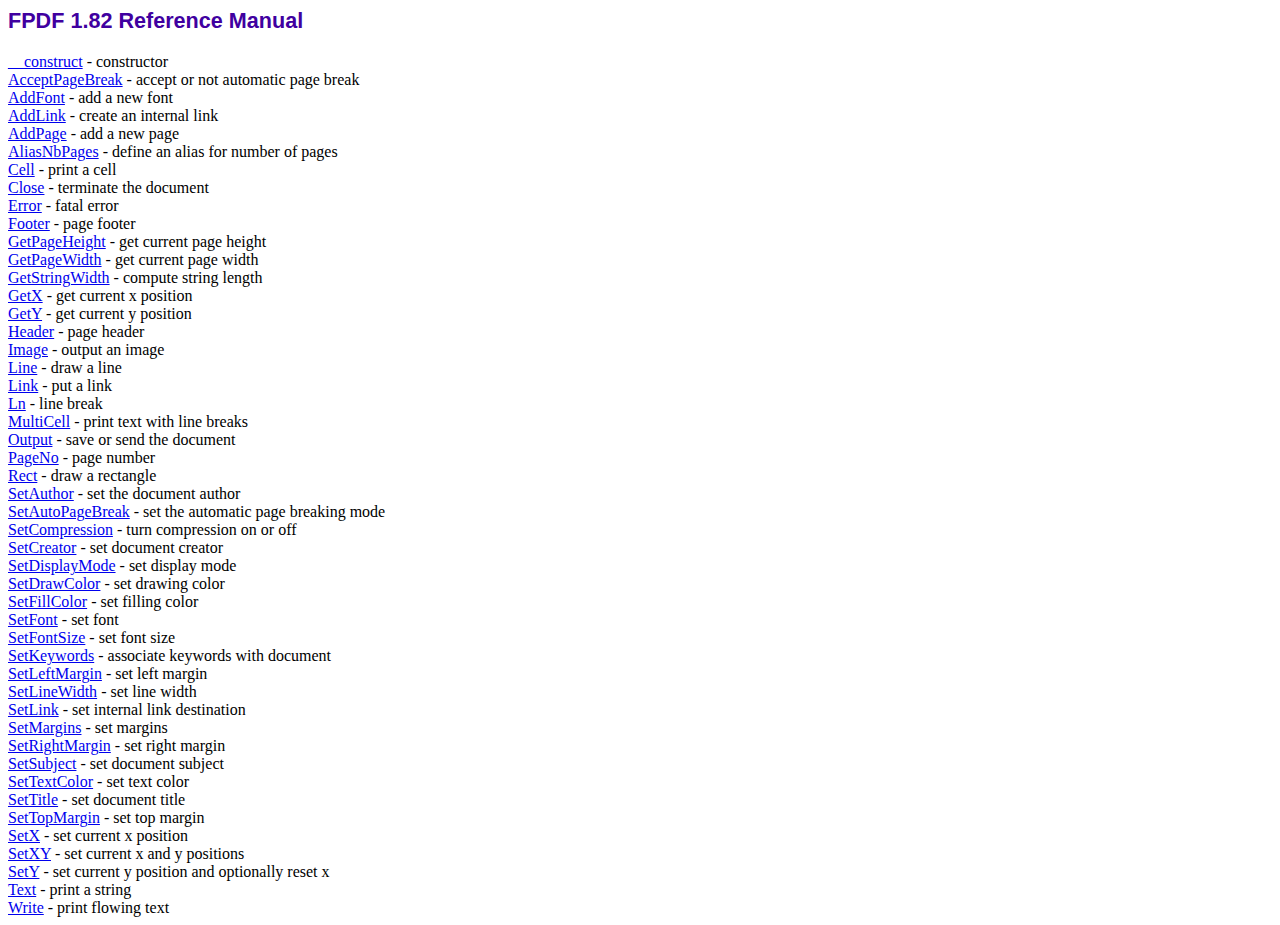
<file: lib/fpdf/doc/index.htm>
<!DOCTYPE html PUBLIC "-//W3C//DTD HTML 4.01 Transitional//EN">
<html>
<head>
<meta http-equiv="Content-Type" content="text/html; charset=ISO-8859-1">
<title>FPDF 1.82 Reference Manual</title>
<link type="text/css" rel="stylesheet" href="../fpdf.css">
</head>
<body>
<h1>FPDF 1.82 Reference Manual</h1>
<a href="__construct.htm">__construct</a> - constructor<br>
<a href="acceptpagebreak.htm">AcceptPageBreak</a> - accept or not automatic page break<br>
<a href="addfont.htm">AddFont</a> - add a new font<br>
<a href="addlink.htm">AddLink</a> - create an internal link<br>
<a href="addpage.htm">AddPage</a> - add a new page<br>
<a href="aliasnbpages.htm">AliasNbPages</a> - define an alias for number of pages<br>
<a href="cell.htm">Cell</a> - print a cell<br>
<a href="close.htm">Close</a> - terminate the document<br>
<a href="error.htm">Error</a> - fatal error<br>
<a href="footer.htm">Footer</a> - page footer<br>
<a href="getpageheight.htm">GetPageHeight</a> - get current page height<br>
<a href="getpagewidth.htm">GetPageWidth</a> - get current page width<br>
<a href="getstringwidth.htm">GetStringWidth</a> - compute string length<br>
<a href="getx.htm">GetX</a> - get current x position<br>
<a href="gety.htm">GetY</a> - get current y position<br>
<a href="header.htm">Header</a> - page header<br>
<a href="image.htm">Image</a> - output an image<br>
<a href="line.htm">Line</a> - draw a line<br>
<a href="link.htm">Link</a> - put a link<br>
<a href="ln.htm">Ln</a> - line break<br>
<a href="multicell.htm">MultiCell</a> - print text with line breaks<br>
<a href="output.htm">Output</a> - save or send the document<br>
<a href="pageno.htm">PageNo</a> - page number<br>
<a href="rect.htm">Rect</a> - draw a rectangle<br>
<a href="setauthor.htm">SetAuthor</a> - set the document author<br>
<a href="setautopagebreak.htm">SetAutoPageBreak</a> - set the automatic page breaking mode<br>
<a href="setcompression.htm">SetCompression</a> - turn compression on or off<br>
<a href="setcreator.htm">SetCreator</a> - set document creator<br>
<a href="setdisplaymode.htm">SetDisplayMode</a> - set display mode<br>
<a href="setdrawcolor.htm">SetDrawColor</a> - set drawing color<br>
<a href="setfillcolor.htm">SetFillColor</a> - set filling color<br>
<a href="setfont.htm">SetFont</a> - set font<br>
<a href="setfontsize.htm">SetFontSize</a> - set font size<br>
<a href="setkeywords.htm">SetKeywords</a> - associate keywords with document<br>
<a href="setleftmargin.htm">SetLeftMargin</a> - set left margin<br>
<a href="setlinewidth.htm">SetLineWidth</a> - set line width<br>
<a href="setlink.htm">SetLink</a> - set internal link destination<br>
<a href="setmargins.htm">SetMargins</a> - set margins<br>
<a href="setrightmargin.htm">SetRightMargin</a> - set right margin<br>
<a href="setsubject.htm">SetSubject</a> - set document subject<br>
<a href="settextcolor.htm">SetTextColor</a> - set text color<br>
<a href="settitle.htm">SetTitle</a> - set document title<br>
<a href="settopmargin.htm">SetTopMargin</a> - set top margin<br>
<a href="setx.htm">SetX</a> - set current x position<br>
<a href="setxy.htm">SetXY</a> - set current x and y positions<br>
<a href="sety.htm">SetY</a> - set current y position and optionally reset x<br>
<a href="text.htm">Text</a> - print a string<br>
<a href="write.htm">Write</a> - print flowing text<br>
</body>
</html>
</file>
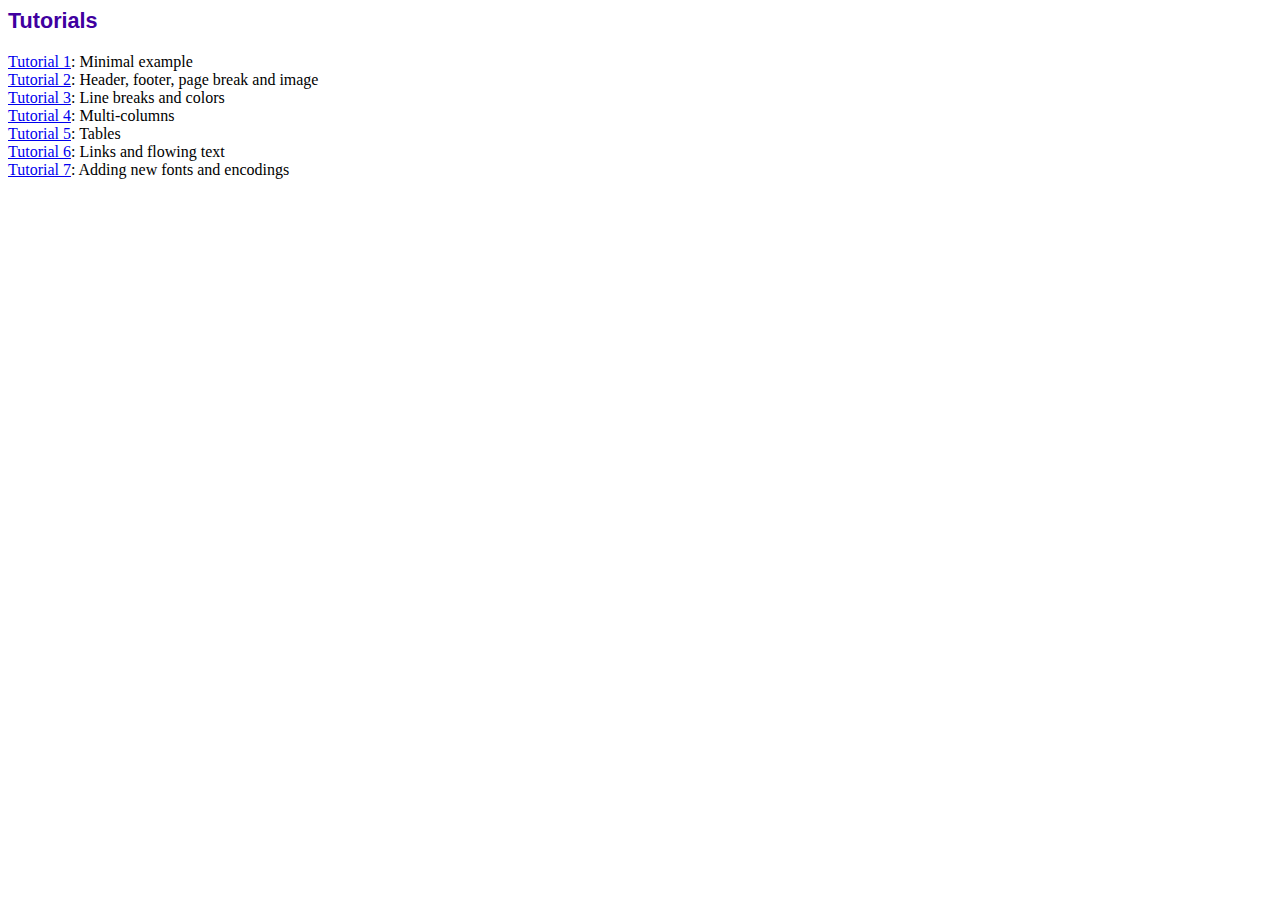
<file: lib/fpdf/tutorial/index.htm>
<!DOCTYPE html PUBLIC "-//W3C//DTD HTML 4.01 Transitional//EN">
<html>
<head>
<meta http-equiv="Content-Type" content="text/html; charset=ISO-8859-1">
<title>Tutorials</title>
<link type="text/css" rel="stylesheet" href="../fpdf.css">
</head>
<body>
<h1>Tutorials</h1>
<ul style="list-style-type:none; margin-left:0; padding-left:0">
<li><a href="tuto1.htm">Tutorial 1</a>: Minimal example</li>
<li><a href="tuto2.htm">Tutorial 2</a>: Header, footer, page break and image</li>
<li><a href="tuto3.htm">Tutorial 3</a>: Line breaks and colors</li>
<li><a href="tuto4.htm">Tutorial 4</a>: Multi-columns</li>
<li><a href="tuto5.htm">Tutorial 5</a>: Tables</li>
<li><a href="tuto6.htm">Tutorial 6</a>: Links and flowing text</li>
<li><a href="tuto7.htm">Tutorial 7</a>: Adding new fonts and encodings</li>
</ul>
</body>
</html>
</file>
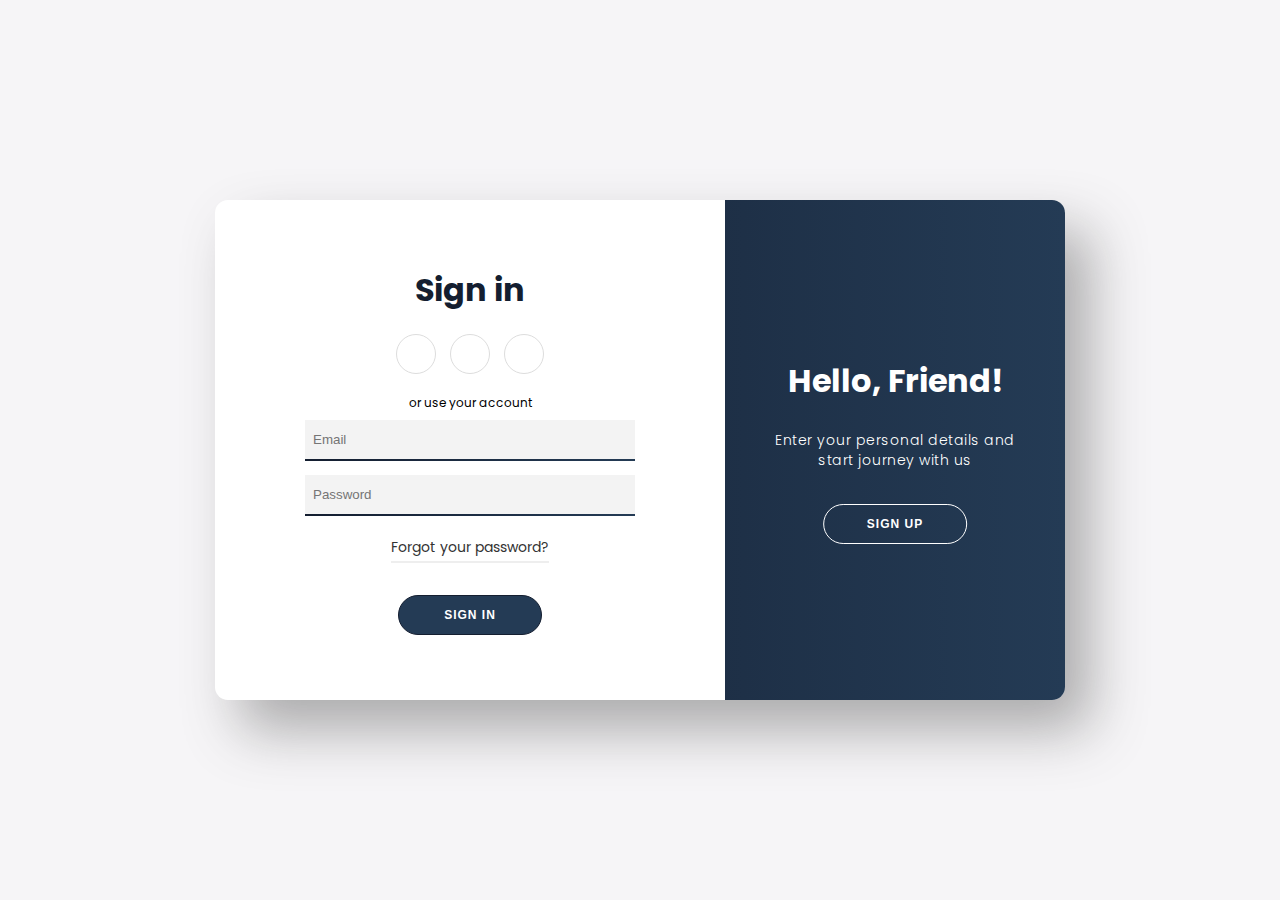
<file: connexion_patient.html>
<!DOCTYPE html>
<html lang="en">
<head>
    <meta charset="UTF-8">
    <meta http-equiv="X-UA-Compatible" content="IE=edge">
    <meta name="viewport" content="width=device-width, initial-scale=1.0">
    <title>Sign in || Sign up from</title>
     <!-- font awesome icons -->
     <link rel="stylesheet" href="https://cdnjs.cloudflare.com/ajax/libs/font-awesome/6.1.1/css/all.min.css" integrity="sha512-KfkfwYDsLkIlwQp6LFnl8zNdLGxu9YAA1QvwINks4PhcElQSvqcyVLLD9aMhXd13uQjoXtEKNosOWaZqXgel0g==" crossorigin="anonymous" referrerpolicy="no-referrer" />


<style>
        @import url('https://fonts.googleapis.com/css2?family=Poppins:wght@100;200;300;400;500;600;700;800;900&display=swap');

* {
    padding: 0px;
    margin: 0px;
    box-sizing: border-box;
}

:root {
    --linear-grad: linear-gradient(to right, #141E30, #243B55);
    --grad-clr1: #141E30;
    --grad-clr2: #243B55;
}

body {
    height: 100vh;
    background: #f6f5f7;
    display: grid;
    place-content: center;
    font-family: 'Poppins', sans-serif;
}
.container {
    position: relative;
    width: 850px;
    height: 500px;
    background-color: #FFF;
    box-shadow: 25px 30px 55px #5557;
    border-radius: 13px;
    overflow: hidden;
}

.form-container {
    position: absolute;
    width: 60%;
    height: 100%;
    padding: 0px 40px;
    transition: all 0.6s ease-in-out;
}

.sign-up-container {
    opacity: 0;
    z-index: 1;
}

.sign-in-container {
    z-index: 2;
}

form {
    height: 100%;
    display: flex;
    flex-direction: column;
    align-items: center;
    justify-content: center;
    padding: 0px 50px;
}

h1 {
    color: var(--grad-clr1);
}

.social-container {
    margin: 20px 0px;
}

.social-container a {
    border: 1px solid #DDD;
    border-radius: 50%;
    display: inline-flex;
    justify-content: center;
    align-items: center;
    margin: 0px 5px;
    height: 40px;
    width: 40px;
}

span {
    font-size: 12px;
}

.infield {
    position: relative;
    margin: 8px 0px;
    width: 100%;
}

input {
    width: 100%;
    padding: 12px 8px;
    background-color: #f3f3f3;
    border: none;
    outline: none;
}

label {
    position: absolute;
    left: 50%;
    top: 100%;
    transform: translateX(-50%);
    width: 100%;
    height: 2px;
    background: var(--linear-grad);
    transition: 0.3s;
}

input:focus ~ label {
    width: 100%;
}

a {
    color: #333;
    font-size: 14px;
    text-decoration: none;
    margin: 15px 0px;
}

a.forgot {
    padding-bottom: 3px;
    border-bottom: 2px solid #EEE;
}

button {
    border-radius: 20px;
    border: 1px solid var(--grad-clr1);
    background: var(--grad-clr2);
    color: #FFF;
    font-size: 12px;
    font-weight: bold;
    padding: 12px 45px;
    letter-spacing: 1px;
    text-transform: uppercase;
}

.form-container button {
    margin-top: 17px;
    transition: 80ms ease-in;
}

.form-container button:hover {
    background: #FFF;
    color: var(--grad-clr1);
}

.overlay-container {
    position: absolute;
    top: 0;
    left: 60%;
    width: 40%;
    height: 100%;
    overflow: hidden;
    transition: transform 0.6s ease-in-out;
    z-index: 9;
}

#overlayBtn {
    cursor: pointer;
    position: absolute;
    left: 50%;
    top: 304px;
    transform: translateX(-50%);
    width: 143.67px;
    height: 40px;
    border: 1px solid #FFF;
    background: transparent;
    border-radius: 20px;
}

.overlay {
    position: relative;
    background: var(--linear-grad);
    color: #FFF;
    left: -150%;
    height: 100%;
    width: 250%;
    transition: transform 0.6s ease-in-out;
}

.overlay-panel {
    position: absolute;
    display: flex;
    align-items: center;
    justify-content: center;
    flex-direction: column;
    padding: 0px 40px;
    text-align: center;
    height: 100%;
    width: 340px;
    transition: 0.6s ease-in-out;
}

.overlay-left {
    right: 60%;
    transform: translateX(-12%);
}

.overlay-right {
    right: 0;
    transform: translateX(0%);
}

.overlay-panel h1 {
    color: #FFF;
}

p {
    font-size: 14px;
    font-weight: 300;
    line-height: 20px;
    letter-spacing: 0.5px;
    margin: 25px 0px 35px;
}

.overlay-panel button {
    border: none;
    background-color: transparent;
}

.right-panel-active .overlay-container {
    transform: translateX(-150%);
}

.right-panel-active .overlay {
    transform: translateX(50%);
}

.right-panel-active .overlay-left {
    transform: translateX(25%);
}

.right-panel-active .overlay-right {
    transform: translateX(35%);
}

.right-panel-active .sign-in-container {
    transform: translateX(20%);
    opacity: 0;
}

.right-panel-active .sign-up-container {
    transform: translateX(66.7%);
    opacity: 1;
    z-index: 5;
    animation: show 0.6s;
}

@keyframes show {
    0%, 50% {
        opacity: 0;
        z-index: 1;
    }
    50.1%, 100% {
        opacity: 1;
        z-index: 5;
    }
}

.btnScaled {
    animation: scaleBtn 0.6s;
}

@keyframes scaleBtn {
    0% {
        width: 143.67px;
    }
    50% {
        width: 250px;
    }
    100% {
        width: 143.67px;
    }
    
}

    </style>
</head>
<body>

    <div class="container" id="container">
        <div class="form-container sign-up-container">
            <form action="#">
                <h1>Create Account</h1>
                <div class="social-container">
                    <a href="#" class="social"><i class="fab fa-facebook-f"></i></a>
                    <a href="#" class="social"><i class="fab fa-google-plus-g"></i></a>
                    <a href="#" class="social"><i class="fab fa-linkedin-in"></i></a>
                </div>
                <span>or use your email for registration</span>
                <div class="infield">
                    <input type="text" placeholder="Name" />
                    <label></label>
                </div>
                <div class="infield">
                    <input type="email" placeholder="Email" name="email"/>
                    <label></label>
                </div>
                <div class="infield">
                    <input type="password" placeholder="Password" />
                    <label></label>
              
                </div>
                <button>Sign Up</button>
            </form>
        </div>
        <div class="form-container sign-in-container">
            <form action="#">
                <h1>Sign in</h1>
                <div class="social-container">
                    <a href="#" class="social"><i class="fab fa-facebook-f"></i></a>
                    <a href="#" class="social"><i class="fab fa-google-plus-g"></i></a>
                    <a href="#" class="social"><i class="fab fa-linkedin-in"></i></a>
                </div>
                <span>or use your account</span>
                <div class="infield">
                    <input type="email" placeholder="Email" name="email"/>
                    <label></label>
                </div>
                <div class="infield">
                    <input type="password" placeholder="Password" />
                    <label></label>
                </div>
                <a href="#" class="forgot">Forgot your password?</a>
                <button>Sign In</button>
            </form>
        </div>
        <div class="overlay-container" id="overlayCon">
            <div class="overlay">
                <div class="overlay-panel overlay-left">
                    <h1>Welcome Back!</h1>
                    <p>To keep connected with us please login with your personal info</p>
                    <button>Sign In</button>
                </div>
                <div class="overlay-panel overlay-right">
                    <h1>Hello, Friend!</h1>
                    <p>Enter your personal details and start journey with us</p>
                    <button>Sign Up</button>
                </div>
            </div>
            <button id="overlayBtn"></button>
        </div>
    </div>


    
    <!-- js code -->
    <script>
        const container = document.getElementById('container');
        const overlayCon = document.getElementById('overlayCon');
        const overlayBtn = document.getElementById('overlayBtn');
        
        overlayBtn.addEventListener('click', ()=> {
            container.classList.toggle('right-panel-active');

            overlayBtn.classList.remove('btnScaled');
            window.requestAnimationFrame(()=> {
                overlayBtn.classList.add('btnScaled');
            })
        });
    </script>

</body>
</html>
</file>
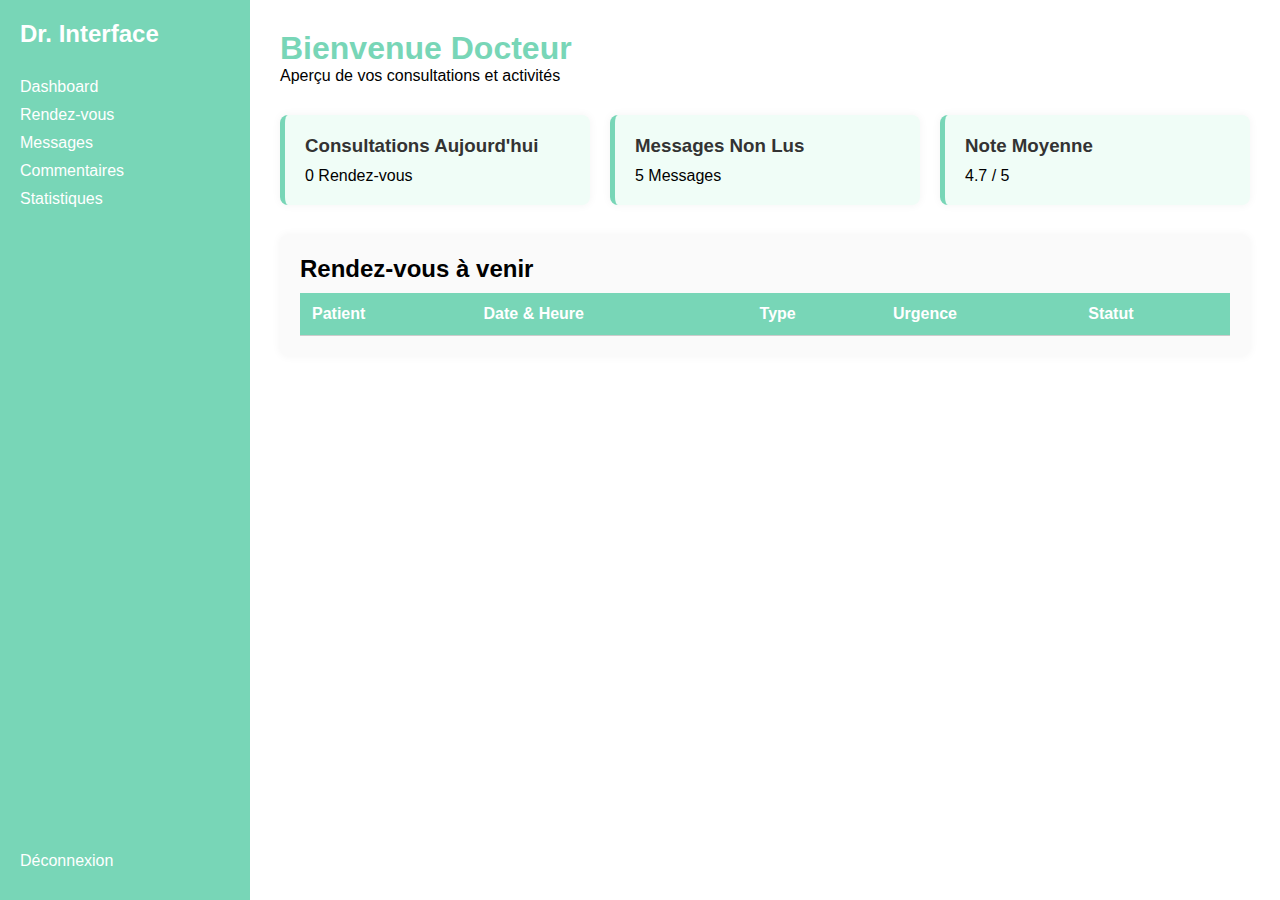
<file: test.html>
<!DOCTYPE html>
<html lang="fr">
<head>
  <meta charset="UTF-8">
  <meta name="viewport" content="width=device-width, initial-scale=1.0">
  <title>Dashboard Médecin</title>
  <style>
    * {
      margin: 0;
      padding: 0;
      box-sizing: border-box;
      font-family: 'Segoe UI', Tahoma, Geneva, Verdana, sans-serif;
    }

    body {
      background-color: #f8f8f8;
      display: flex;
      height: 100vh;
    }

    .sidebar {
      width: 250px;
      background-color: rgb(120, 214, 183);
      color: white;
      padding: 20px;
      display: flex;
      flex-direction: column;
      justify-content: space-between;
    }

    .sidebar h2 {
      margin-bottom: 30px;
    }

    .sidebar a {
      color: white;
      text-decoration: none;
      margin: 10px 0;
      display: block;
      transition: 0.3s;
    }

    .sidebar a:hover {
      text-decoration: underline;
    }

    .main {
      flex-grow: 1;
      padding: 30px;
      background-color: white;
      overflow-y: auto;
    }

    .header {
      margin-bottom: 30px;
    }

    .header h1 {
      color: rgb(120, 214, 183);
    }

    .cards {
      display: flex;
      gap: 20px;
      margin-bottom: 30px;
    }

    .card {
      flex: 1;
      background-color: #f0fdf7;
      border-left: 5px solid rgb(120, 214, 183);
      padding: 20px;
      border-radius: 8px;
      box-shadow: 0 0 10px rgba(0,0,0,0.05);
    }

    .card h3 {
      margin-bottom: 10px;
      color: #333;
    }

    .rdv-section {
      background-color: #fafafa;
      border-radius: 8px;
      padding: 20px;
      box-shadow: 0 0 10px rgba(0,0,0,0.05);
    }

    table {
      width: 100%;
      border-collapse: collapse;
      margin-top: 10px;
    }

    table th, table td {
      padding: 12px;
      border-bottom: 1px solid #ccc;
      text-align: left;
    }

    table th {
      background-color: rgb(120, 214, 183);
      color: white;
    }

    table tr:hover {
      background-color: #f1f1f1;
    }
  </style>
</head>
<body>

  <div class="sidebar">
    <div>
      <h2>Dr. Interface</h2>
      <a href="#">Dashboard</a>
      <a href="rendezvous.php">Rendez-vous</a>
      <a href="#">Messages</a>
      <a href="#">Commentaires</a>
      <a href="#">Statistiques</a>
    </div>
    <div>
      <a href="#">Déconnexion</a>
    </div>
  </div>

  <div class="main">
    <div class="header">
      <h1>Bienvenue Docteur</h1>
      <p>Aperçu de vos consultations et activités</p>
    </div>

    <div class="cards">
      <div class="card">
        <h3>Consultations Aujourd'hui</h3>
        <p id="nb-consultations">0 Rendez-vous</p>
      </div>
      <div class="card">
        <h3>Messages Non Lus</h3>
        <p>5 Messages</p>
      </div>
      <div class="card">
        <h3>Note Moyenne</h3>
        <p>4.7 / 5</p>
      </div>
    </div>

    <div class="rdv-section">
      <h2>Rendez-vous à venir</h2>
      <table>
        <thead>
          <tr>
            <th>Patient</th>
            <th>Date & Heure</th>
            <th>Type</th>
            <th>Urgence</th>
            <th>Statut</th>
          </tr>
        </thead>
        <tbody id="rdv-body">
          <!-- Les RDV du jour confirmés s'afficheront ici -->
        </tbody>
      </table>
    </div>
  </div>

  <script>
    const rendezVous = [
      {
        patient: "Jean Dupont",
        datetime: "2025-06-10T09:00",
        type: "Domicile",
        urgence: "Urgent",
        statut: "Confirmé"
      },
      {
        patient: "Marie Claire",
        datetime: "2025-06-10T11:00",
        type: "Hôpital",
        urgence: "Normal",
        statut: "En attente"
      },
      {
        patient: "Paul Durand",
        datetime: "2025-06-10T14:00",
        type: "En ligne",
        urgence: "Normal",
        statut: "Confirmé"
      },
      {
        patient: "Alice Morel",
        datetime: "2025-06-11T09:00",
        type: "Hôpital",
        urgence: "Urgent",
        statut: "Confirmé"
      }
    ];

    const aujourdHui = new Date().toISOString().slice(0, 10); // format YYYY-MM-DD

    const rdvAujourdHui = rendezVous.filter(rdv =>
      rdv.datetime.startsWith(aujourdHui) && rdv.statut === "Confirmé"
    );

    // Met à jour le nombre de consultations
    document.getElementById("nb-consultations").textContent = `${rdvAujourdHui.length} Rendez-vous`;

    // Remplit le tableau
    const rdvBody = document.getElementById("rdv-body");
    rdvAujourdHui.forEach(rdv => {
      const row = document.createElement("tr");
      row.innerHTML = `
        <td>${rdv.patient}</td>
        <td>${rdv.datetime.replace("T", " ")}</td>
        <td>${rdv.type}</td>
        <td>${rdv.urgence}</td>
        <td>${rdv.statut}</td>
      `;
      rdvBody.appendChild(row);
    });
  </script>

</body>
</html>
</file>
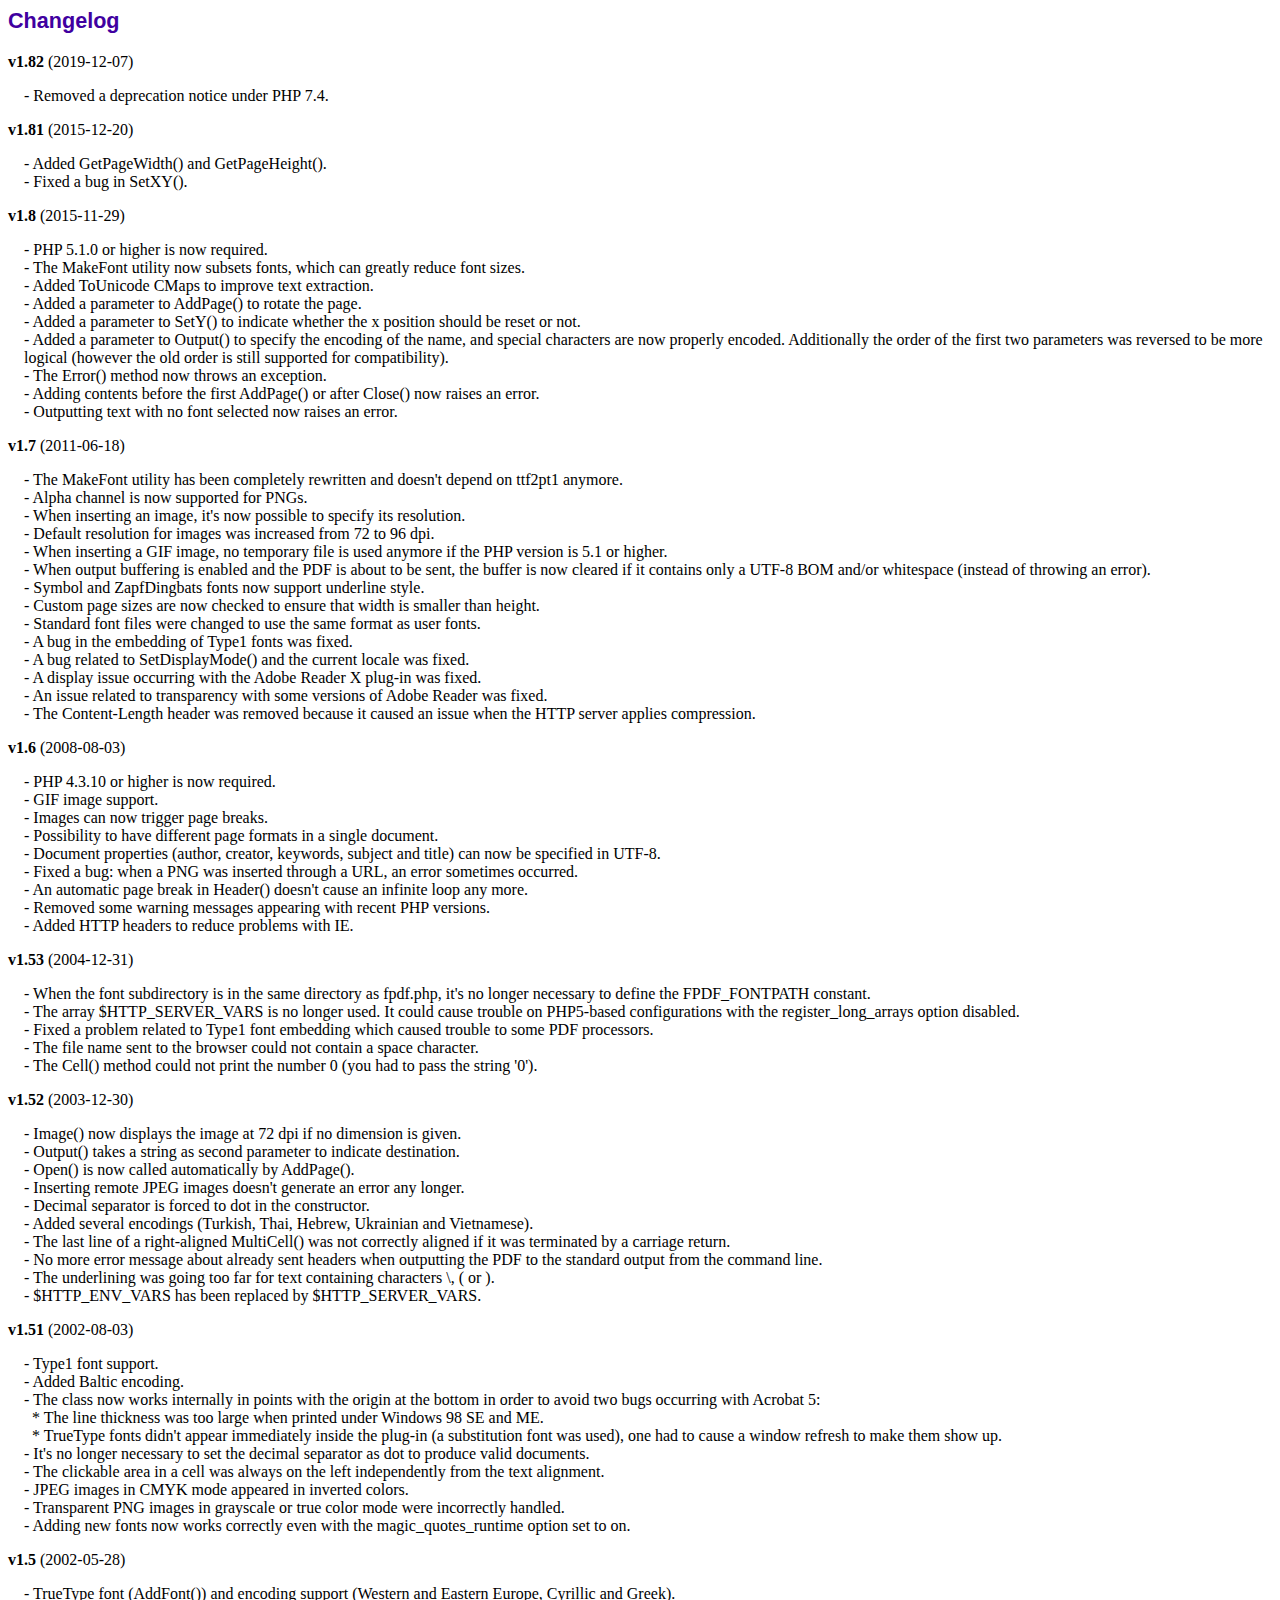
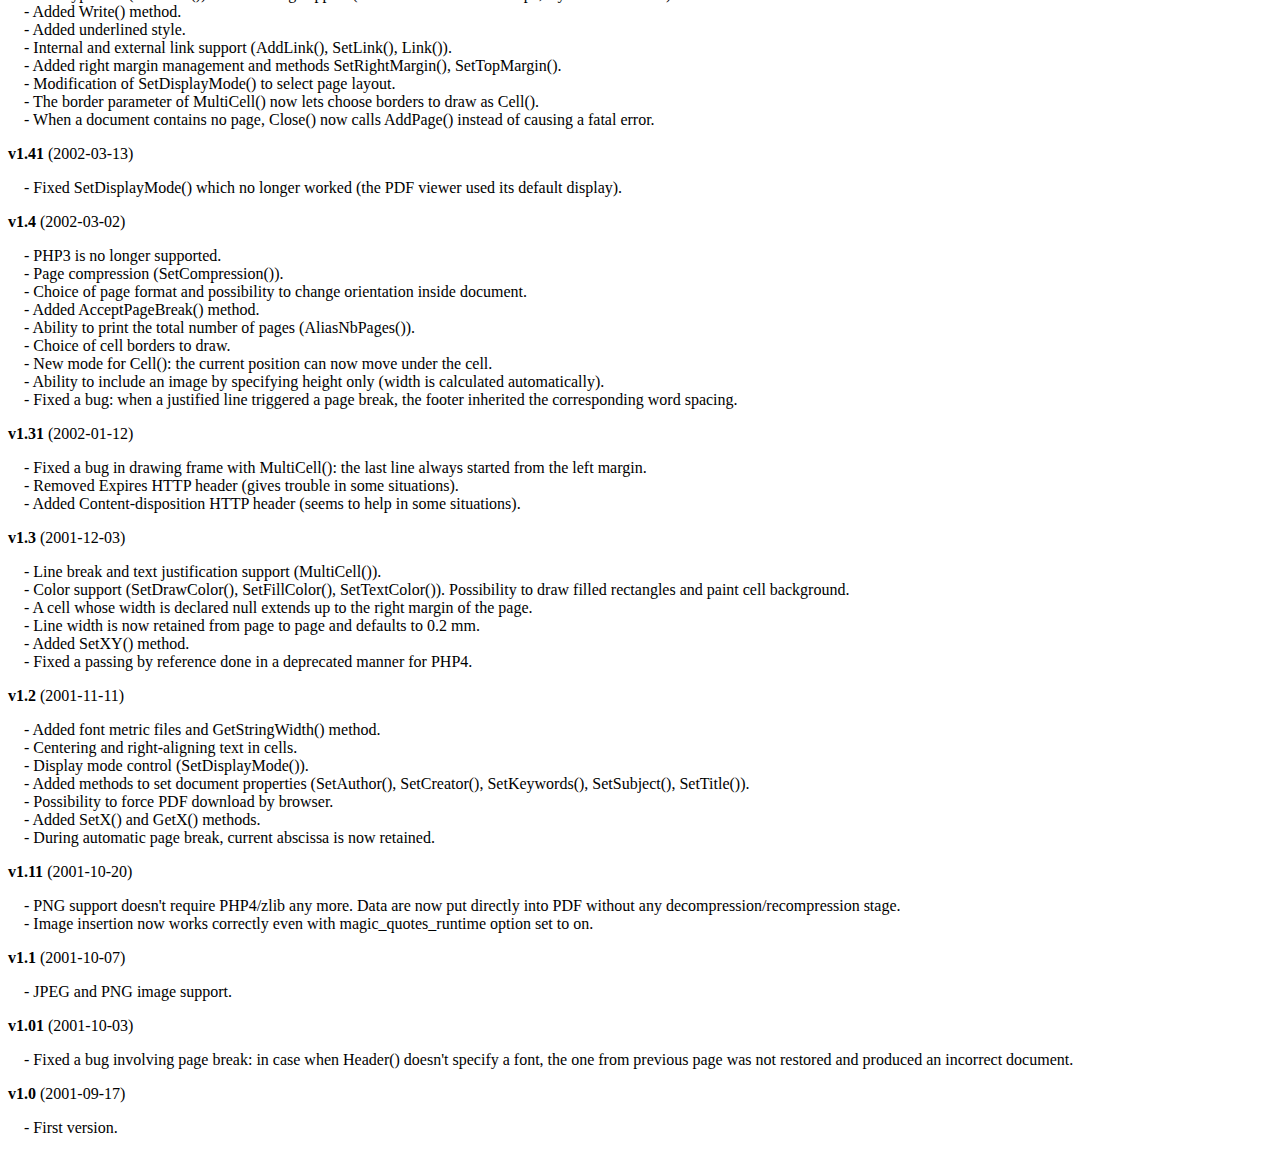
<file: lib/fpdf/changelog.htm>
<!DOCTYPE html PUBLIC "-//W3C//DTD HTML 4.01 Transitional//EN">
<html>
<head>
<meta http-equiv="Content-Type" content="text/html; charset=ISO-8859-1">
<title>Changelog</title>
<link type="text/css" rel="stylesheet" href="fpdf.css">
<style type="text/css">
dd {margin:1em 0 1em 1em}
</style>
</head>
<body>
<h1>Changelog</h1>
<dl>
<dt><strong>v1.82</strong> (2019-12-07)</dt>
<dd>
- Removed a deprecation notice under PHP 7.4.<br>
</dd>
<dt><strong>v1.81</strong> (2015-12-20)</dt>
<dd>
- Added GetPageWidth() and GetPageHeight().<br>
- Fixed a bug in SetXY().<br>
</dd>
<dt><strong>v1.8</strong> (2015-11-29)</dt>
<dd>
- PHP 5.1.0 or higher is now required.<br>
- The MakeFont utility now subsets fonts, which can greatly reduce font sizes.<br>
- Added ToUnicode CMaps to improve text extraction.<br>
- Added a parameter to AddPage() to rotate the page.<br>
- Added a parameter to SetY() to indicate whether the x position should be reset or not.<br>
- Added a parameter to Output() to specify the encoding of the name, and special characters are now properly encoded. Additionally the order of the first two parameters was reversed to be more logical (however the old order is still supported for compatibility).<br>
- The Error() method now throws an exception.<br>
- Adding contents before the first AddPage() or after Close() now raises an error.<br>
- Outputting text with no font selected now raises an error.<br>
</dd>
<dt><strong>v1.7</strong> (2011-06-18)</dt>
<dd>
- The MakeFont utility has been completely rewritten and doesn't depend on ttf2pt1 anymore.<br>
- Alpha channel is now supported for PNGs.<br>
- When inserting an image, it's now possible to specify its resolution.<br>
- Default resolution for images was increased from 72 to 96 dpi.<br>
- When inserting a GIF image, no temporary file is used anymore if the PHP version is 5.1 or higher.<br>
- When output buffering is enabled and the PDF is about to be sent, the buffer is now cleared if it contains only a UTF-8 BOM and/or whitespace (instead of throwing an error).<br>
- Symbol and ZapfDingbats fonts now support underline style.<br>
- Custom page sizes are now checked to ensure that width is smaller than height.<br>
- Standard font files were changed to use the same format as user fonts.<br>
- A bug in the embedding of Type1 fonts was fixed.<br>
- A bug related to SetDisplayMode() and the current locale was fixed.<br>
- A display issue occurring with the Adobe Reader X plug-in was fixed.<br>
- An issue related to transparency with some versions of Adobe Reader was fixed.<br>
- The Content-Length header was removed because it caused an issue when the HTTP server applies compression.<br>
</dd>
<dt><strong>v1.6</strong> (2008-08-03)</dt>
<dd>
- PHP 4.3.10 or higher is now required.<br>
- GIF image support.<br>
- Images can now trigger page breaks.<br>
- Possibility to have different page formats in a single document.<br>
- Document properties (author, creator, keywords, subject and title) can now be specified in UTF-8.<br>
- Fixed a bug: when a PNG was inserted through a URL, an error sometimes occurred.<br>
- An automatic page break in Header() doesn't cause an infinite loop any more.<br>
- Removed some warning messages appearing with recent PHP versions.<br>
- Added HTTP headers to reduce problems with IE.<br>
</dd>
<dt><strong>v1.53</strong> (2004-12-31)</dt>
<dd>
- When the font subdirectory is in the same directory as fpdf.php, it's no longer necessary to define the FPDF_FONTPATH constant.<br>
- The array $HTTP_SERVER_VARS is no longer used. It could cause trouble on PHP5-based configurations with the register_long_arrays option disabled.<br>
- Fixed a problem related to Type1 font embedding which caused trouble to some PDF processors.<br>
- The file name sent to the browser could not contain a space character.<br>
- The Cell() method could not print the number 0 (you had to pass the string '0').<br>
</dd>
<dt><strong>v1.52</strong> (2003-12-30)</dt>
<dd>
- Image() now displays the image at 72 dpi if no dimension is given.<br>
- Output() takes a string as second parameter to indicate destination.<br>
- Open() is now called automatically by AddPage().<br>
- Inserting remote JPEG images doesn't generate an error any longer.<br>
- Decimal separator is forced to dot in the constructor.<br>
- Added several encodings (Turkish, Thai, Hebrew, Ukrainian and Vietnamese).<br>
- The last line of a right-aligned MultiCell() was not correctly aligned if it was terminated by a carriage return.<br>
- No more error message about already sent headers when outputting the PDF to the standard output from the command line.<br>
- The underlining was going too far for text containing characters \, ( or ).<br>
- $HTTP_ENV_VARS has been replaced by $HTTP_SERVER_VARS.<br>
</dd>
<dt><strong>v1.51</strong> (2002-08-03)</dt>
<dd>
- Type1 font support.<br>
- Added Baltic encoding.<br>
- The class now works internally in points with the origin at the bottom in order to avoid two bugs occurring with Acrobat 5:<br>&nbsp;&nbsp;* The line thickness was too large when printed under Windows 98 SE and ME.<br>&nbsp;&nbsp;* TrueType fonts didn't appear immediately inside the plug-in (a substitution font was used), one had to cause a window refresh to make them show up.<br>
- It's no longer necessary to set the decimal separator as dot to produce valid documents.<br>
- The clickable area in a cell was always on the left independently from the text alignment.<br>
- JPEG images in CMYK mode appeared in inverted colors.<br>
- Transparent PNG images in grayscale or true color mode were incorrectly handled.<br>
- Adding new fonts now works correctly even with the magic_quotes_runtime option set to on.<br>
</dd>
<dt><strong>v1.5</strong> (2002-05-28)</dt>
<dd>
- TrueType font (AddFont()) and encoding support (Western and Eastern Europe, Cyrillic and Greek).<br>
- Added Write() method.<br>
- Added underlined style.<br>
- Internal and external link support (AddLink(), SetLink(), Link()).<br>
- Added right margin management and methods SetRightMargin(), SetTopMargin().<br>
- Modification of SetDisplayMode() to select page layout.<br>
- The border parameter of MultiCell() now lets choose borders to draw as Cell().<br>
- When a document contains no page, Close() now calls AddPage() instead of causing a fatal error.<br>
</dd>
<dt><strong>v1.41</strong> (2002-03-13)</dt>
<dd>
- Fixed SetDisplayMode() which no longer worked (the PDF viewer used its default display).<br>
</dd>
<dt><strong>v1.4</strong> (2002-03-02)</dt>
<dd>
- PHP3 is no longer supported.<br>
- Page compression (SetCompression()).<br>
- Choice of page format and possibility to change orientation inside document.<br>
- Added AcceptPageBreak() method.<br>
- Ability to print the total number of pages (AliasNbPages()).<br>
- Choice of cell borders to draw.<br>
- New mode for Cell(): the current position can now move under the cell.<br>
- Ability to include an image by specifying height only (width is calculated automatically).<br>
- Fixed a bug: when a justified line triggered a page break, the footer inherited the corresponding word spacing.<br>
</dd>
<dt><strong>v1.31</strong> (2002-01-12)</dt>
<dd>
- Fixed a bug in drawing frame with MultiCell(): the last line always started from the left margin.<br>
- Removed Expires HTTP header (gives trouble in some situations).<br>
- Added Content-disposition HTTP header (seems to help in some situations).<br>
</dd>
<dt><strong>v1.3</strong> (2001-12-03)</dt>
<dd>
- Line break and text justification support (MultiCell()).<br>
- Color support (SetDrawColor(), SetFillColor(), SetTextColor()). Possibility to draw filled rectangles and paint cell background.<br>
- A cell whose width is declared null extends up to the right margin of the page.<br>
- Line width is now retained from page to page and defaults to 0.2 mm.<br>
- Added SetXY() method.<br>
- Fixed a passing by reference done in a deprecated manner for PHP4.<br>
</dd>
<dt><strong>v1.2</strong> (2001-11-11)</dt>
<dd>
- Added font metric files and GetStringWidth() method.<br>
- Centering and right-aligning text in cells.<br>
- Display mode control (SetDisplayMode()).<br>
- Added methods to set document properties (SetAuthor(), SetCreator(), SetKeywords(), SetSubject(), SetTitle()).<br>
- Possibility to force PDF download by browser.<br>
- Added SetX() and GetX() methods.<br>
- During automatic page break, current abscissa is now retained.<br>
</dd>
<dt><strong>v1.11</strong> (2001-10-20)</dt>
<dd>
- PNG support doesn't require PHP4/zlib any more. Data are now put directly into PDF without any decompression/recompression stage.<br>
- Image insertion now works correctly even with magic_quotes_runtime option set to on.<br>
</dd>
<dt><strong>v1.1</strong> (2001-10-07)</dt>
<dd>
- JPEG and PNG image support.<br>
</dd>
<dt><strong>v1.01</strong> (2001-10-03)</dt>
<dd>
- Fixed a bug involving page break: in case when Header() doesn't specify a font, the one from previous page was not restored and produced an incorrect document.<br>
</dd>
<dt><strong>v1.0</strong> (2001-09-17)</dt>
<dd>
- First version.<br>
</dd>
</dl>
</body>
</html>
</file>
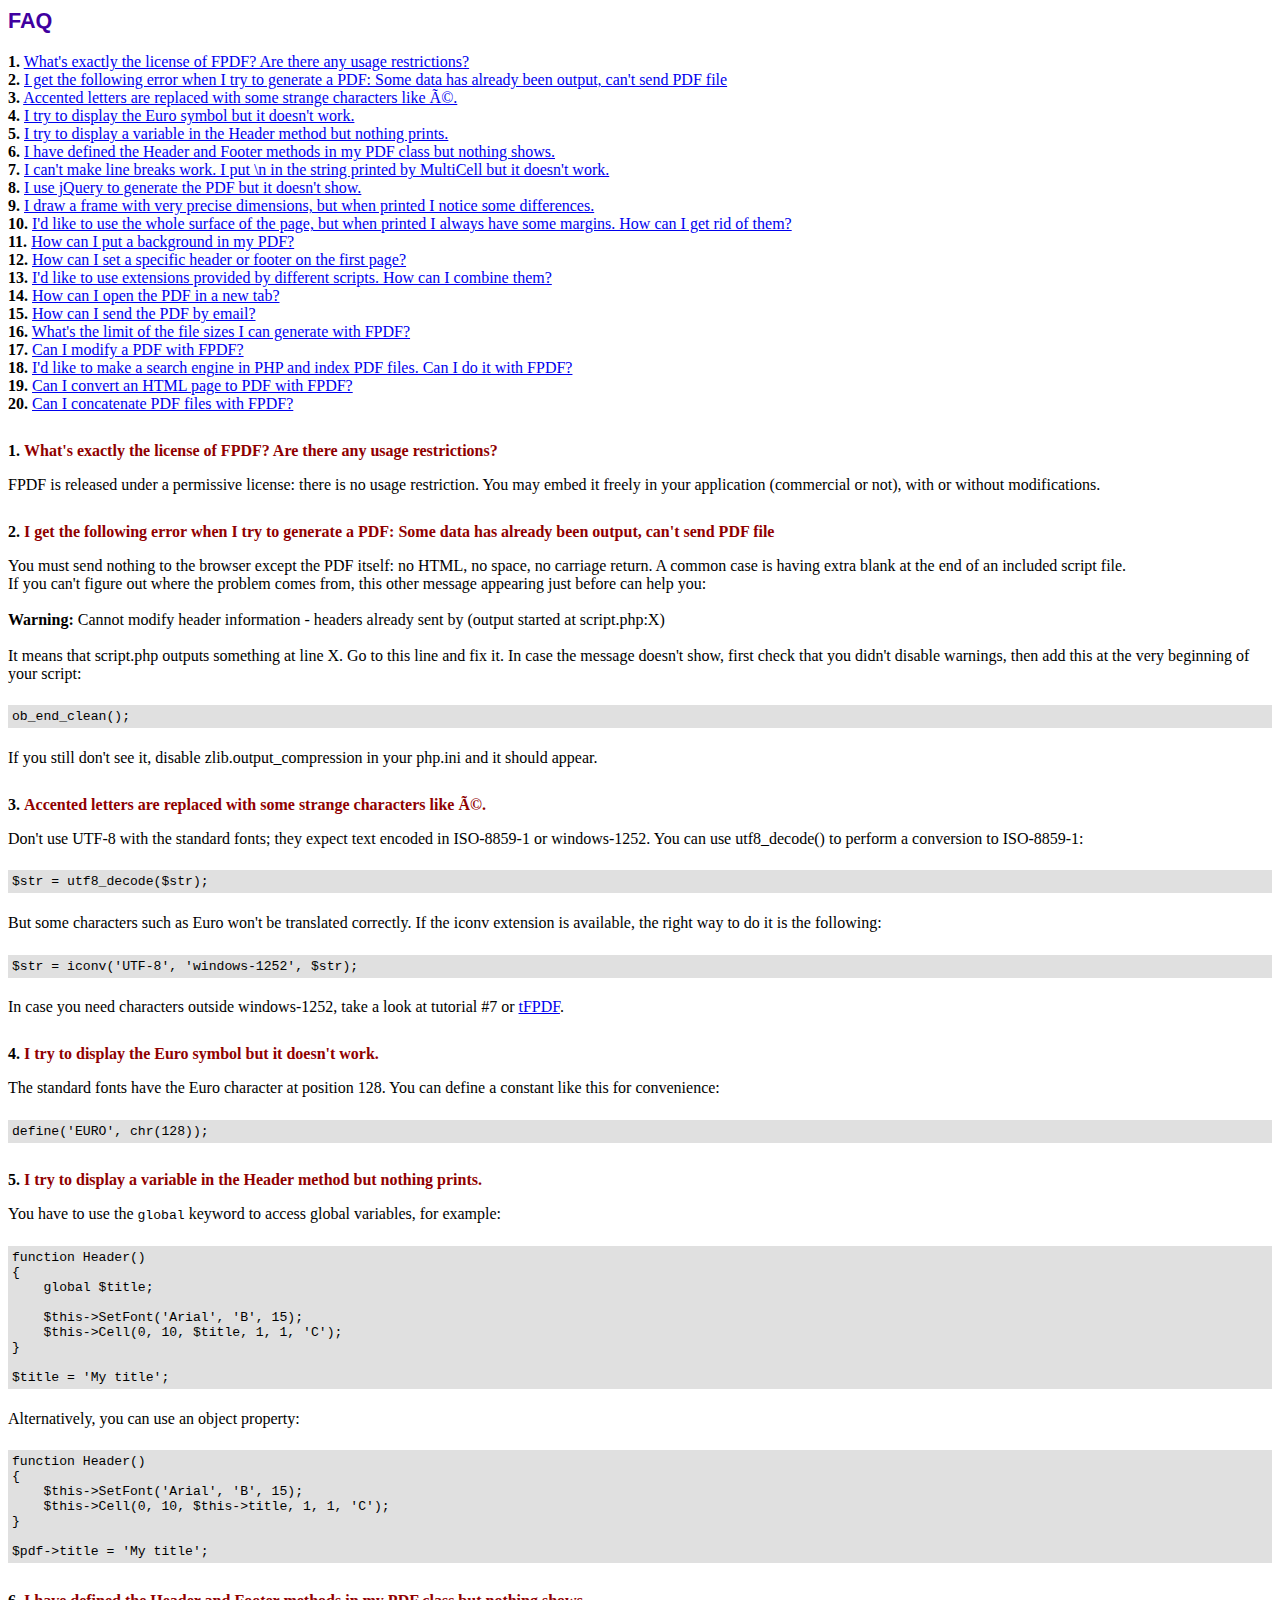
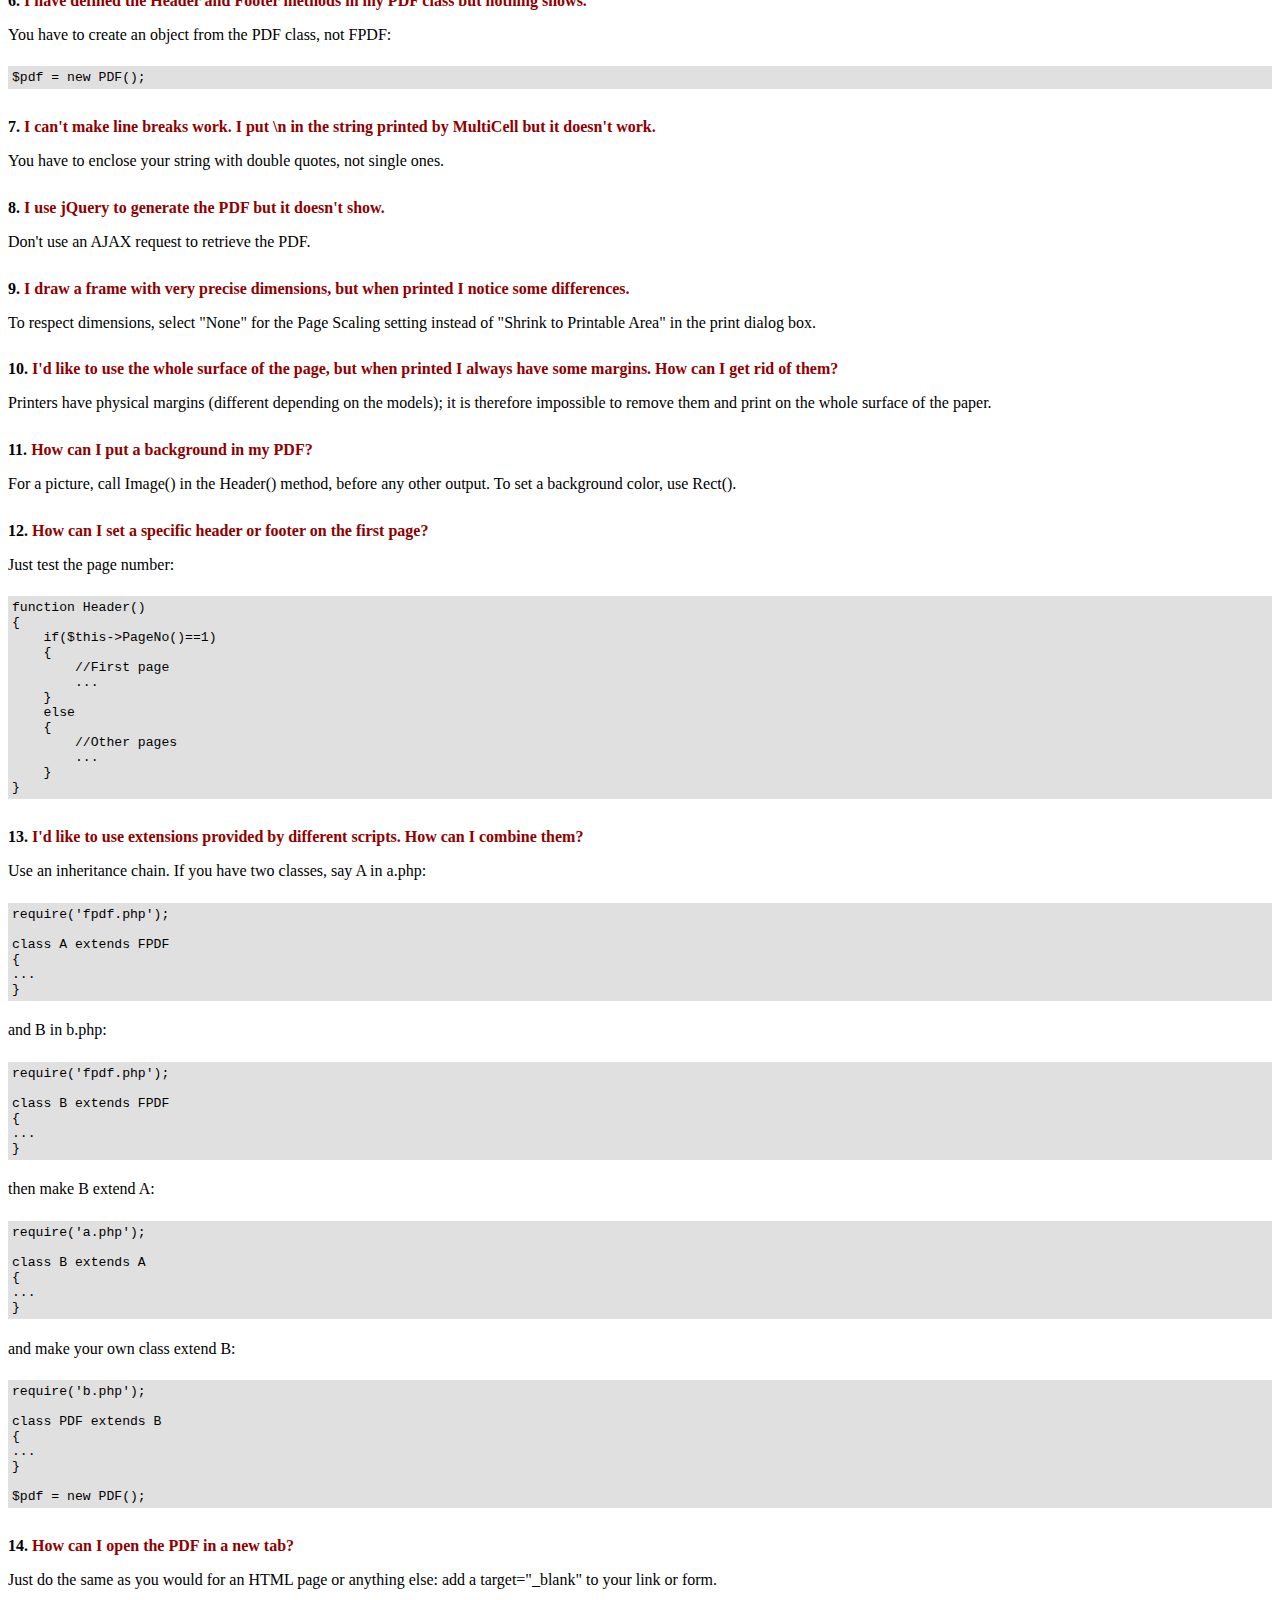
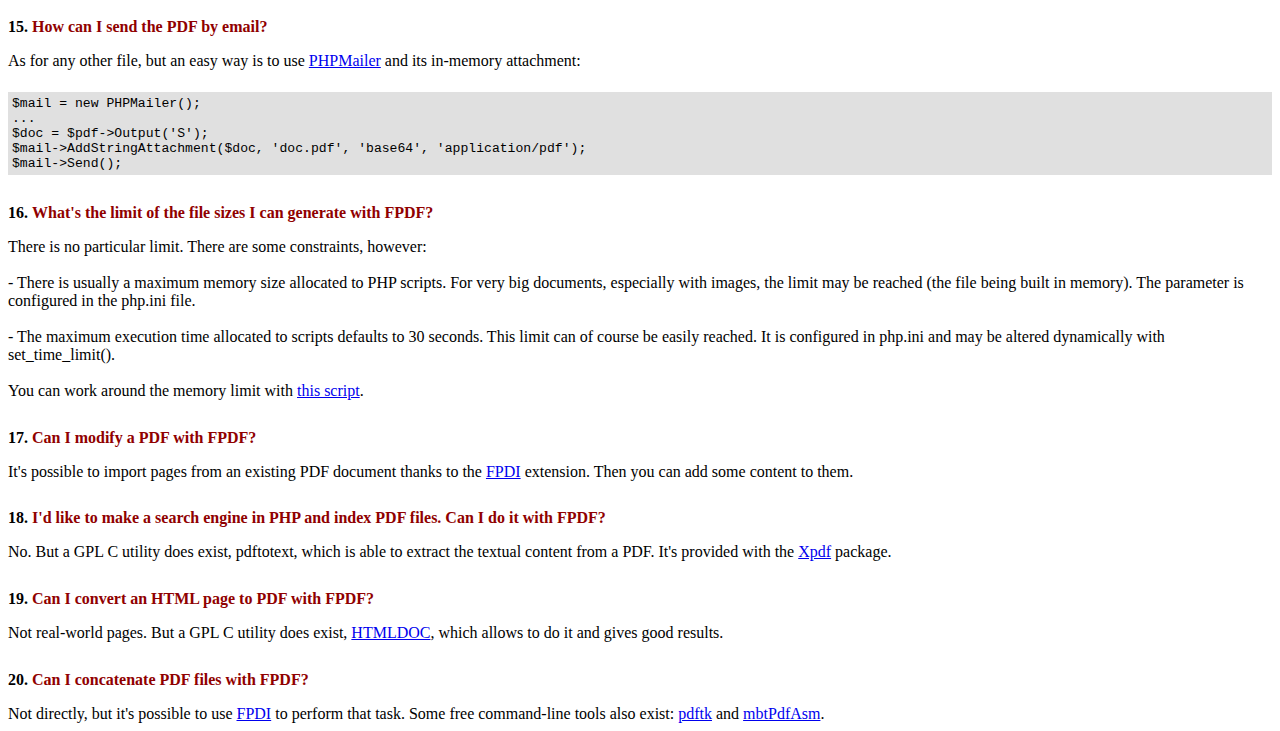
<file: lib/fpdf/FAQ.htm>
<!DOCTYPE html PUBLIC "-//W3C//DTD HTML 4.01 Transitional//EN">
<html>
<head>
<meta http-equiv="Content-Type" content="text/html; charset=ISO-8859-1">
<title>FAQ</title>
<link type="text/css" rel="stylesheet" href="fpdf.css">
<style type="text/css">
ul {list-style-type:none; margin:0; padding:0}
ul#answers li {margin-top:1.8em}
.question {font-weight:bold; color:#900000}
</style>
</head>
<body>
<h1>FAQ</h1>
<ul>
<li><b>1.</b> <a href='#q1'>What's exactly the license of FPDF? Are there any usage restrictions?</a></li>
<li><b>2.</b> <a href='#q2'>I get the following error when I try to generate a PDF: Some data has already been output, can't send PDF file</a></li>
<li><b>3.</b> <a href='#q3'>Accented letters are replaced with some strange characters like é.</a></li>
<li><b>4.</b> <a href='#q4'>I try to display the Euro symbol but it doesn't work.</a></li>
<li><b>5.</b> <a href='#q5'>I try to display a variable in the Header method but nothing prints.</a></li>
<li><b>6.</b> <a href='#q6'>I have defined the Header and Footer methods in my PDF class but nothing shows.</a></li>
<li><b>7.</b> <a href='#q7'>I can't make line breaks work. I put \n in the string printed by MultiCell but it doesn't work.</a></li>
<li><b>8.</b> <a href='#q8'>I use jQuery to generate the PDF but it doesn't show.</a></li>
<li><b>9.</b> <a href='#q9'>I draw a frame with very precise dimensions, but when printed I notice some differences.</a></li>
<li><b>10.</b> <a href='#q10'>I'd like to use the whole surface of the page, but when printed I always have some margins. How can I get rid of them?</a></li>
<li><b>11.</b> <a href='#q11'>How can I put a background in my PDF?</a></li>
<li><b>12.</b> <a href='#q12'>How can I set a specific header or footer on the first page?</a></li>
<li><b>13.</b> <a href='#q13'>I'd like to use extensions provided by different scripts. How can I combine them?</a></li>
<li><b>14.</b> <a href='#q14'>How can I open the PDF in a new tab?</a></li>
<li><b>15.</b> <a href='#q15'>How can I send the PDF by email?</a></li>
<li><b>16.</b> <a href='#q16'>What's the limit of the file sizes I can generate with FPDF?</a></li>
<li><b>17.</b> <a href='#q17'>Can I modify a PDF with FPDF?</a></li>
<li><b>18.</b> <a href='#q18'>I'd like to make a search engine in PHP and index PDF files. Can I do it with FPDF?</a></li>
<li><b>19.</b> <a href='#q19'>Can I convert an HTML page to PDF with FPDF?</a></li>
<li><b>20.</b> <a href='#q20'>Can I concatenate PDF files with FPDF?</a></li>
</ul>

<ul id='answers'>
<li id='q1'>
<p><b>1.</b> <span class='question'>What's exactly the license of FPDF? Are there any usage restrictions?</span></p>
FPDF is released under a permissive license: there is no usage restriction. You may embed it
freely in your application (commercial or not), with or without modifications.
</li>

<li id='q2'>
<p><b>2.</b> <span class='question'>I get the following error when I try to generate a PDF: Some data has already been output, can't send PDF file</span></p>
You must send nothing to the browser except the PDF itself: no HTML, no space, no carriage return. A common
case is having extra blank at the end of an included script file.<br>
If you can't figure out where the problem comes from, this other message appearing just before can help you:<br>
<br>
<b>Warning:</b> Cannot modify header information - headers already sent by (output started at script.php:X)<br>
<br>
It means that script.php outputs something at line X. Go to this line and fix it.
In case the message doesn't show, first check that you didn't disable warnings, then add this at the very
beginning of your script:
<div class="doc-source">
<pre><code>ob_end_clean();</code></pre>
</div>
If you still don't see it, disable zlib.output_compression in your php.ini and it should appear.
</li>

<li id='q3'>
<p><b>3.</b> <span class='question'>Accented letters are replaced with some strange characters like é.</span></p>
Don't use UTF-8 with the standard fonts; they expect text encoded in ISO-8859-1 or windows-1252.
You can use utf8_decode() to perform a conversion to ISO-8859-1:
<div class="doc-source">
<pre><code>$str = utf8_decode($str);</code></pre>
</div>
But some characters such as Euro won't be translated correctly. If the iconv extension is available, the
right way to do it is the following:
<div class="doc-source">
<pre><code>$str = iconv('UTF-8', 'windows-1252', $str);</code></pre>
</div>
In case you need characters outside windows-1252, take a look at tutorial #7 or
<a href="http://www.fpdf.org/?go=script&amp;id=92" target="_blank">tFPDF</a>.
</li>

<li id='q4'>
<p><b>4.</b> <span class='question'>I try to display the Euro symbol but it doesn't work.</span></p>
The standard fonts have the Euro character at position 128. You can define a constant like this
for convenience:
<div class="doc-source">
<pre><code>define('EURO', chr(128));</code></pre>
</div>
</li>

<li id='q5'>
<p><b>5.</b> <span class='question'>I try to display a variable in the Header method but nothing prints.</span></p>
You have to use the <code>global</code> keyword to access global variables, for example:
<div class="doc-source">
<pre><code>function Header()
{
    global $title;

    $this-&gt;SetFont('Arial', 'B', 15);
    $this-&gt;Cell(0, 10, $title, 1, 1, 'C');
}

$title = 'My title';</code></pre>
</div>
Alternatively, you can use an object property:
<div class="doc-source">
<pre><code>function Header()
{
    $this-&gt;SetFont('Arial', 'B', 15);
    $this-&gt;Cell(0, 10, $this-&gt;title, 1, 1, 'C');
}

$pdf-&gt;title = 'My title';</code></pre>
</div>
</li>

<li id='q6'>
<p><b>6.</b> <span class='question'>I have defined the Header and Footer methods in my PDF class but nothing shows.</span></p>
You have to create an object from the PDF class, not FPDF:
<div class="doc-source">
<pre><code>$pdf = new PDF();</code></pre>
</div>
</li>

<li id='q7'>
<p><b>7.</b> <span class='question'>I can't make line breaks work. I put \n in the string printed by MultiCell but it doesn't work.</span></p>
You have to enclose your string with double quotes, not single ones.
</li>

<li id='q8'>
<p><b>8.</b> <span class='question'>I use jQuery to generate the PDF but it doesn't show.</span></p>
Don't use an AJAX request to retrieve the PDF.
</li>

<li id='q9'>
<p><b>9.</b> <span class='question'>I draw a frame with very precise dimensions, but when printed I notice some differences.</span></p>
To respect dimensions, select "None" for the Page Scaling setting instead of "Shrink to Printable Area" in the print dialog box.
</li>

<li id='q10'>
<p><b>10.</b> <span class='question'>I'd like to use the whole surface of the page, but when printed I always have some margins. How can I get rid of them?</span></p>
Printers have physical margins (different depending on the models); it is therefore impossible to remove
them and print on the whole surface of the paper.
</li>

<li id='q11'>
<p><b>11.</b> <span class='question'>How can I put a background in my PDF?</span></p>
For a picture, call Image() in the Header() method, before any other output. To set a background color, use Rect().
</li>

<li id='q12'>
<p><b>12.</b> <span class='question'>How can I set a specific header or footer on the first page?</span></p>
Just test the page number:
<div class="doc-source">
<pre><code>function Header()
{
    if($this-&gt;PageNo()==1)
    {
        //First page
        ...
    }
    else
    {
        //Other pages
        ...
    }
}</code></pre>
</div>
</li>

<li id='q13'>
<p><b>13.</b> <span class='question'>I'd like to use extensions provided by different scripts. How can I combine them?</span></p>
Use an inheritance chain. If you have two classes, say A in a.php:
<div class="doc-source">
<pre><code>require('fpdf.php');

class A extends FPDF
{
...
}</code></pre>
</div>
and B in b.php:
<div class="doc-source">
<pre><code>require('fpdf.php');

class B extends FPDF
{
...
}</code></pre>
</div>
then make B extend A:
<div class="doc-source">
<pre><code>require('a.php');

class B extends A
{
...
}</code></pre>
</div>
and make your own class extend B:
<div class="doc-source">
<pre><code>require('b.php');

class PDF extends B
{
...
}

$pdf = new PDF();</code></pre>
</div>
</li>

<li id='q14'>
<p><b>14.</b> <span class='question'>How can I open the PDF in a new tab?</span></p>
Just do the same as you would for an HTML page or anything else: add a target="_blank" to your link or form.
</li>

<li id='q15'>
<p><b>15.</b> <span class='question'>How can I send the PDF by email?</span></p>
As for any other file, but an easy way is to use <a href="https://github.com/PHPMailer/PHPMailer" target="_blank">PHPMailer</a> and
its in-memory attachment:
<div class="doc-source">
<pre><code>$mail = new PHPMailer();
...
$doc = $pdf-&gt;Output('S');
$mail-&gt;AddStringAttachment($doc, 'doc.pdf', 'base64', 'application/pdf');
$mail-&gt;Send();</code></pre>
</div>
</li>

<li id='q16'>
<p><b>16.</b> <span class='question'>What's the limit of the file sizes I can generate with FPDF?</span></p>
There is no particular limit. There are some constraints, however:
<br>
<br>
- There is usually a maximum memory size allocated to PHP scripts. For very big documents,
especially with images, the limit may be reached (the file being built in memory). The
parameter is configured in the php.ini file.
<br>
<br>
- The maximum execution time allocated to scripts defaults to 30 seconds. This limit can of course
be easily reached. It is configured in php.ini and may be altered dynamically with set_time_limit().
<br>
<br>
You can work around the memory limit with <a href="http://www.fpdf.org/?go=script&amp;id=76" target="_blank">this script</a>.
</li>

<li id='q17'>
<p><b>17.</b> <span class='question'>Can I modify a PDF with FPDF?</span></p>
It's possible to import pages from an existing PDF document thanks to the
<a href="https://www.setasign.com/products/fpdi/about/" target="_blank">FPDI</a> extension.
Then you can add some content to them.
</li>

<li id='q18'>
<p><b>18.</b> <span class='question'>I'd like to make a search engine in PHP and index PDF files. Can I do it with FPDF?</span></p>
No. But a GPL C utility does exist, pdftotext, which is able to extract the textual content from a PDF.
It's provided with the <a href="https://www.xpdfreader.com" target="_blank">Xpdf</a> package.
</li>

<li id='q19'>
<p><b>19.</b> <span class='question'>Can I convert an HTML page to PDF with FPDF?</span></p>
Not real-world pages. But a GPL C utility does exist, <a href="https://www.msweet.org/htmldoc/" target="_blank">HTMLDOC</a>,
which allows to do it and gives good results.
</li>

<li id='q20'>
<p><b>20.</b> <span class='question'>Can I concatenate PDF files with FPDF?</span></p>
Not directly, but it's possible to use <a href="https://www.setasign.com/products/fpdi/demos/concatenate-fake/" target="_blank">FPDI</a>
to perform that task. Some free command-line tools also exist:
<a href="https://www.pdflabs.com/tools/pdftk-the-pdf-toolkit/" target="_blank">pdftk</a> and
<a href="http://thierry.schmit.free.fr/spip/spip.php?article15" target="_blank">mbtPdfAsm</a>.
</li>
</ul>
</body>
</html>
</file>
<file: lib/fpdf/fpdf.css>
body {font-family:"Times New Roman",serif}
h1 {font:bold 135% Arial,sans-serif; color:#4000A0; margin-bottom:0.9em}
h2 {font:bold 95% Arial,sans-serif; color:#900000; margin-top:1.5em; margin-bottom:1em}
dl.param dt {text-decoration:underline}
dl.param dd {margin-top:1em; margin-bottom:1em}
dl.param ul {margin-top:1em; margin-bottom:1em}
tt, code, kbd {font-family:"Courier New",Courier,monospace; font-size:82%}
div.source {margin-top:1.4em; margin-bottom:1.3em}
div.source pre {display:table; border:1px solid #24246A; width:100%; margin:0em; font-family:inherit; font-size:100%}
div.source code {display:block; border:1px solid #C5C5EC; background-color:#F0F5FF; padding:6px; color:#000000}
div.doc-source {margin-top:1.4em; margin-bottom:1.3em}
div.doc-source pre {display:table; width:100%; margin:0em; font-family:inherit; font-size:100%}
div.doc-source code {display:block; background-color:#E0E0E0; padding:4px}
.kw {color:#000080; font-weight:bold}
.str {color:#CC0000}
.cmt {color:#008000}
p.demo {text-align:center; margin-top:-0.9em}
a.demo {text-decoration:none; font-weight:bold; color:#0000CC}
a.demo:link {text-decoration:none; font-weight:bold; color:#0000CC}
a.demo:hover {text-decoration:none; font-weight:bold; color:#0000FF}
a.demo:active {text-decoration:none; font-weight:bold; color:#0000FF}
</file>
